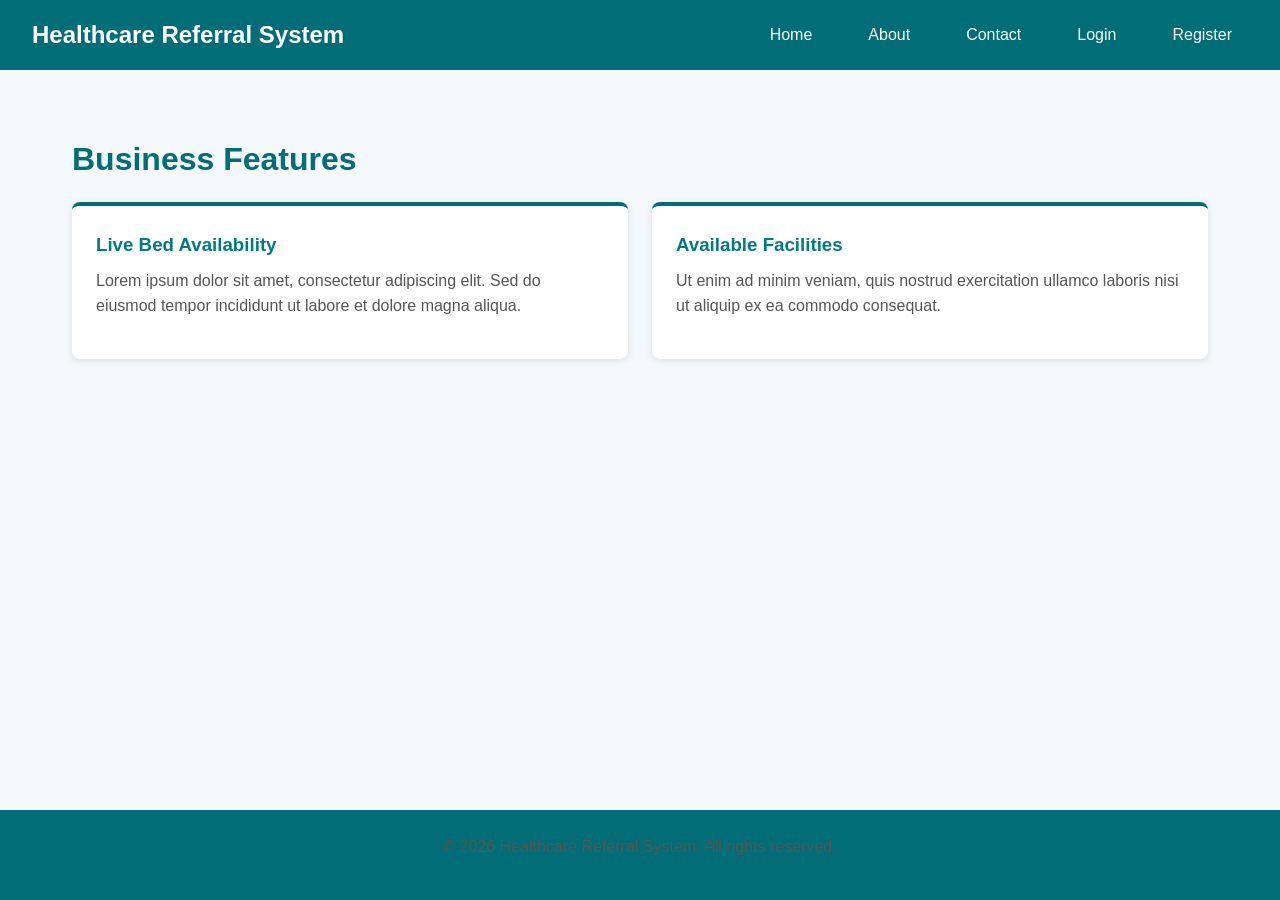
<file: index.html>
<!DOCTYPE html>
<html lang="en">
<head>
    <meta charset="UTF-8">
    <meta name="viewport" content="width=device-width, initial-scale=1.0">
    <title>Healthcare Referral System</title>
    <link rel="stylesheet" href="CSS/style.css">
</head>
<body>
    <header>
        <h1>Healthcare Referral System</h1>
        <nav>
            <ul>
                <li><a href="index.html">Home</a></li>
                <li><a href="about.html">About</a></li>
                <li><a href="contact.html">Contact</a></li>
                <li><a href="login.html">Login</a></li>
                <li><a href="register.html">Register</a></li>
            </ul>
        </nav>
    </header>

    <main>
        <section class="features">
            <h2>Business Features</h2>
            
            <div class="feature-cards">
                <article class="feature-card">
                    <h3>Live Bed Availability</h3>
                    <p>Lorem ipsum dolor sit amet, consectetur adipiscing elit. Sed do eiusmod tempor incididunt ut labore et dolore magna aliqua.</p>
                </article>
                
                <article class="feature-card">
                    <h3>Available Facilities</h3>
                    <p>Ut enim ad minim veniam, quis nostrud exercitation ullamco laboris nisi ut aliquip ex ea commodo consequat.</p>
                </article>
            </div>
        </section>
    </main>

    <footer>
        <p>&copy; 2026 Healthcare Referral System. All rights reserved.</p>
    </footer>
</body>
</html>
</file>
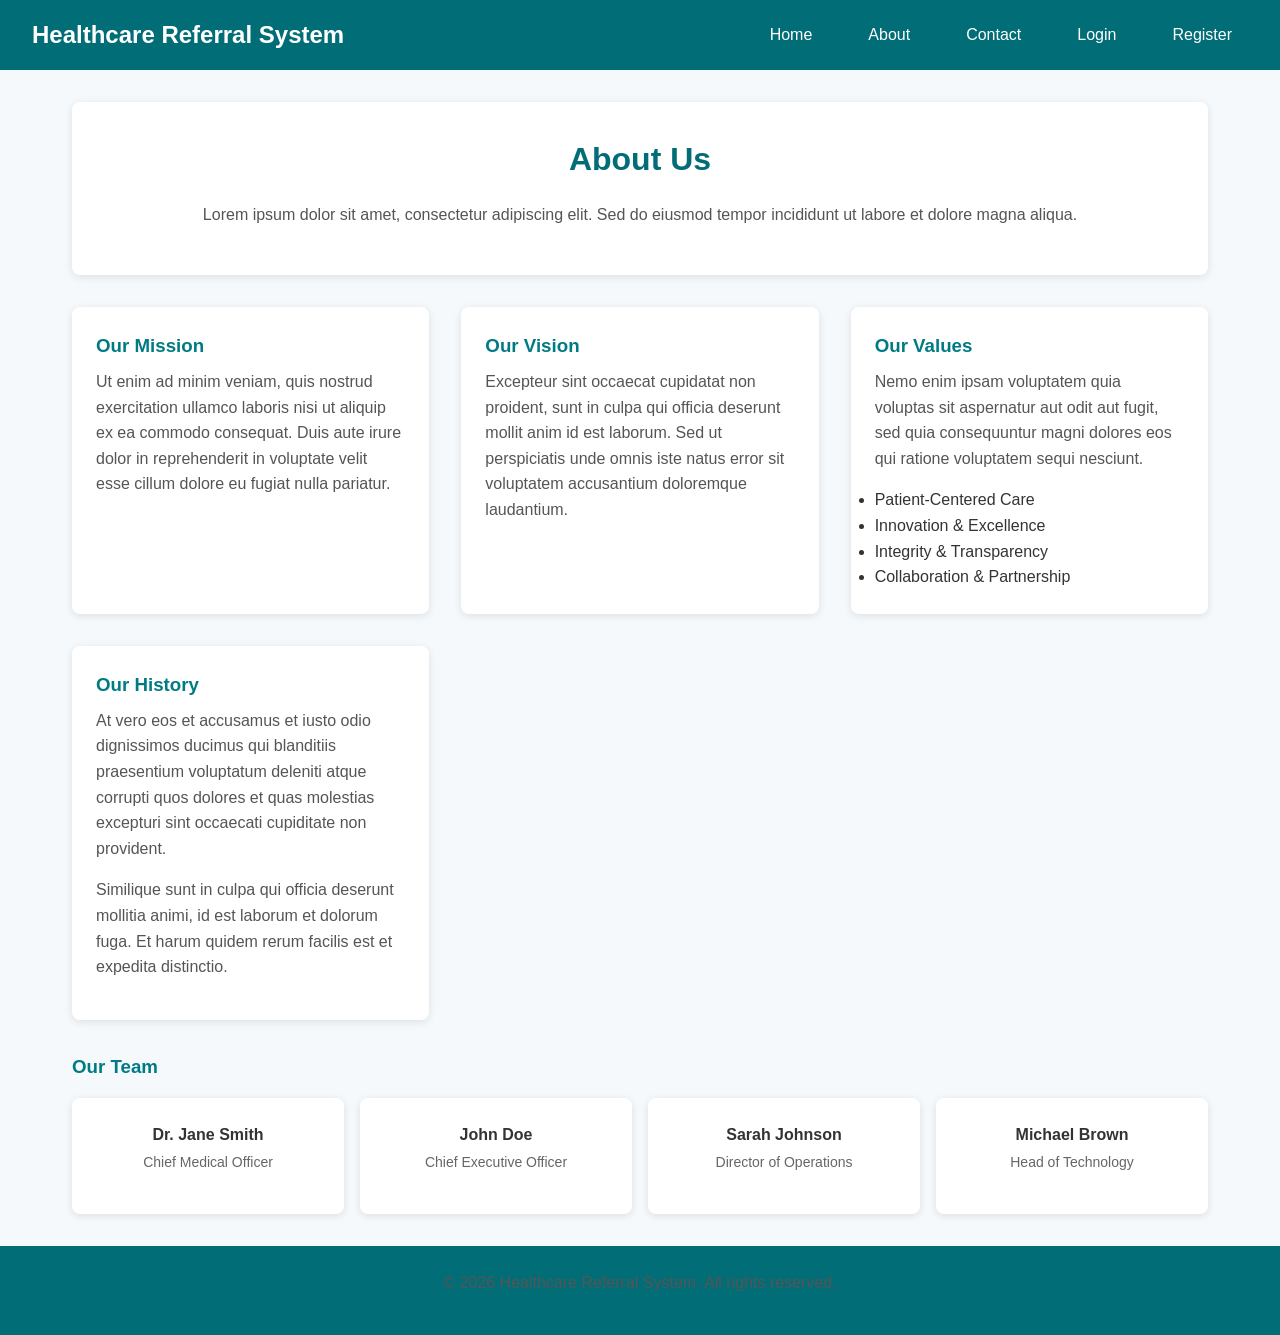
<file: About.html>
<!DOCTYPE html>
<html lang="en">
<head>
    <meta charset="UTF-8">
    <meta name="viewport" content="width=device-width, initial-scale=1.0">
    <title>About Us - Healthcare Referral System</title>
    <link rel="stylesheet" href="CSS/style.css">
</head>
<body>
    <header>
        <h1>Healthcare Referral System</h1>
        <nav>
            <ul>
                <li><a href="index.html">Home</a></li>
                <li><a href="about.html">About</a></li>
                <li><a href="contact.html">Contact</a></li>
                <li><a href="login.html">Login</a></li>
                <li><a href="register.html">Register</a></li>
            </ul>
        </nav>
    </header>

    <main>
        <section class="about-hero">
            <h2>About Us</h2>
            <p>Lorem ipsum dolor sit amet, consectetur adipiscing elit. Sed do eiusmod tempor incididunt ut labore et dolore magna aliqua.</p>
        </section>

        <section class="about-content">
            <article class="about-section">
                <h3>Our Mission</h3>
                <p>Ut enim ad minim veniam, quis nostrud exercitation ullamco laboris nisi ut aliquip ex ea commodo consequat. Duis aute irure dolor in reprehenderit in voluptate velit esse cillum dolore eu fugiat nulla pariatur.</p>
            </article>

            <article class="about-section">
                <h3>Our Vision</h3>
                <p>Excepteur sint occaecat cupidatat non proident, sunt in culpa qui officia deserunt mollit anim id est laborum. Sed ut perspiciatis unde omnis iste natus error sit voluptatem accusantium doloremque laudantium.</p>
            </article>

            <article class="about-section">
                <h3>Our Values</h3>
                <p>Nemo enim ipsam voluptatem quia voluptas sit aspernatur aut odit aut fugit, sed quia consequuntur magni dolores eos qui ratione voluptatem sequi nesciunt.</p>
                <ul>
                    <li>Patient-Centered Care</li>
                    <li>Innovation & Excellence</li>
                    <li>Integrity & Transparency</li>
                    <li>Collaboration & Partnership</li>
                </ul>
            </article>

            <article class="about-section">
                <h3>Our History</h3>
                <p>At vero eos et accusamus et iusto odio dignissimos ducimus qui blanditiis praesentium voluptatum deleniti atque corrupti quos dolores et quas molestias excepturi sint occaecati cupiditate non provident.</p>
                <p>Similique sunt in culpa qui officia deserunt mollitia animi, id est laborum et dolorum fuga. Et harum quidem rerum facilis est et expedita distinctio.</p>
            </article>
        </section>

        <section class="team">
            <h3>Our Team</h3>
            <div class="team-grid">
                <div class="team-member">
                    <h4>Dr. Jane Smith</h4>
                    <p>Chief Medical Officer</p>
                </div>
                <div class="team-member">
                    <h4>John Doe</h4>
                    <p>Chief Executive Officer</p>
                </div>
                <div class="team-member">
                    <h4>Sarah Johnson</h4>
                    <p>Director of Operations</p>
                </div>
                <div class="team-member">
                    <h4>Michael Brown</h4>
                    <p>Head of Technology</p>
                </div>
            </div>
        </section>
    </main>

    <footer>
        <p>&copy; 2026 Healthcare Referral System. All rights reserved.</p>
    </footer>
</body>
</html>
</file>
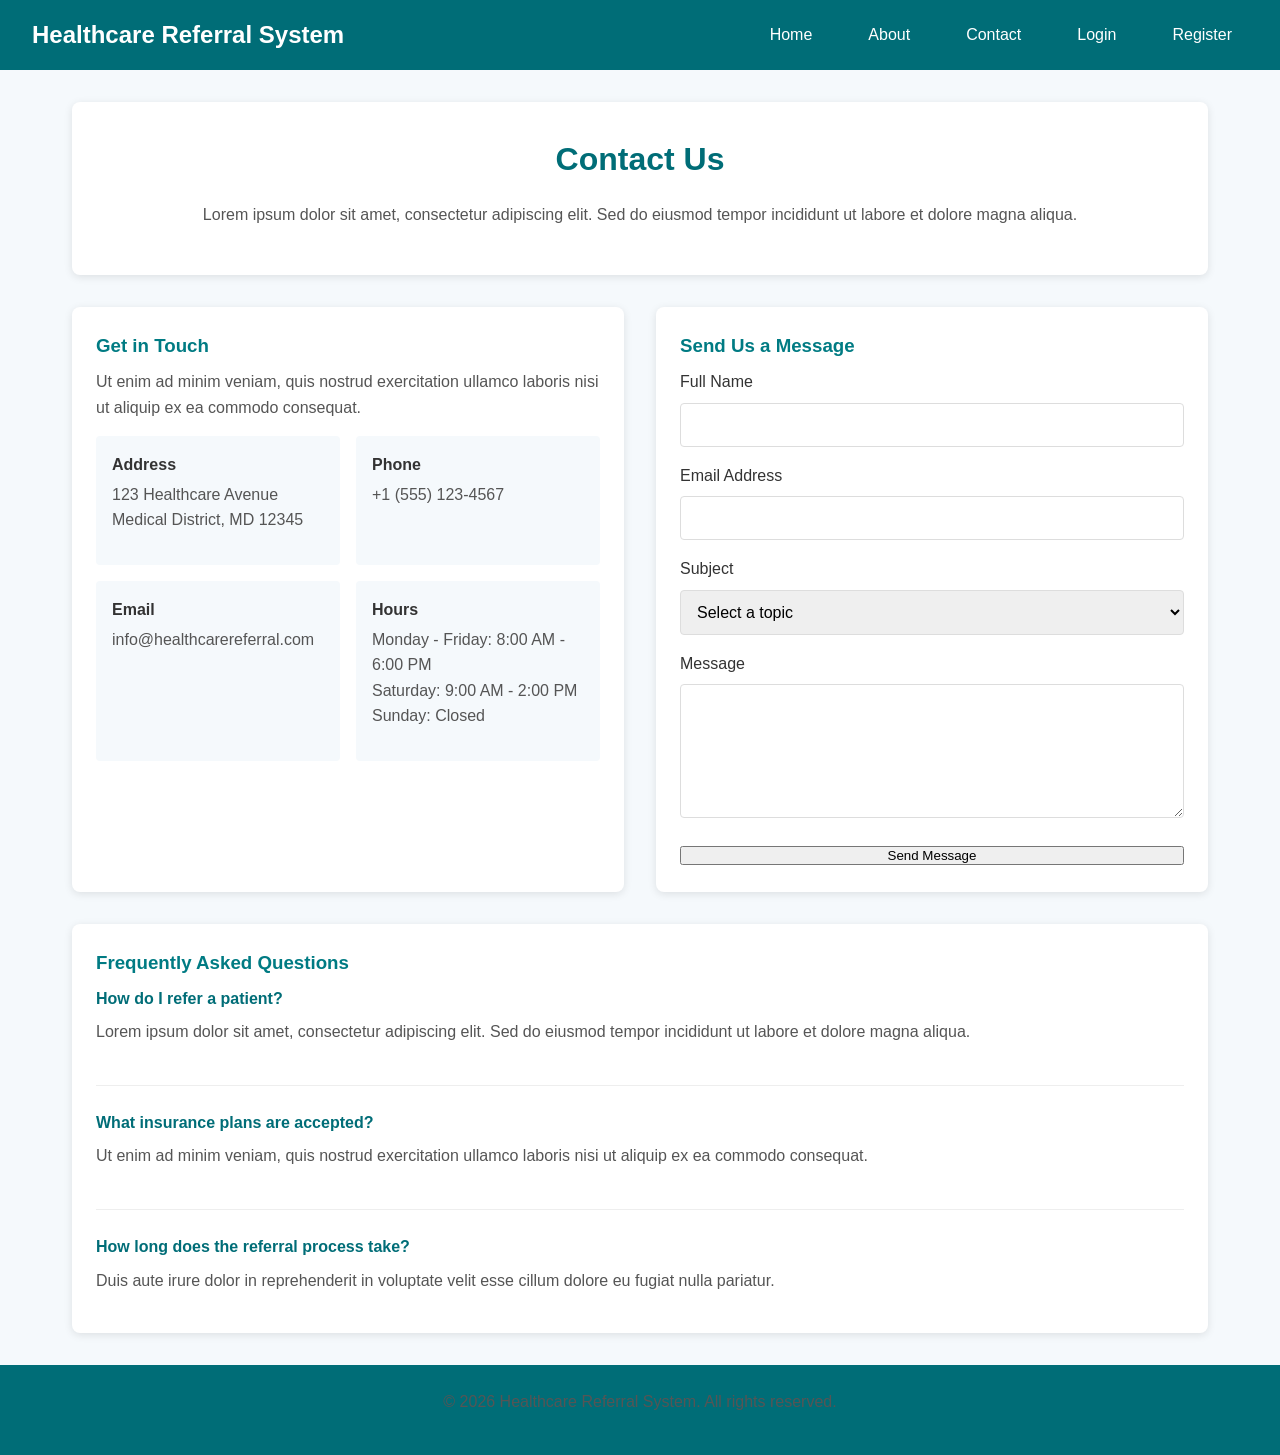
<file: Contact.html>
<!DOCTYPE html>
<html lang="en">
<head>
    <meta charset="UTF-8">
    <meta name="viewport" content="width=device-width, initial-scale=1.0">
    <title>Contact Us - Healthcare Referral System</title>
    <link rel="stylesheet" href="CSS/style.css">
</head>
<body>
    <header>
        <h1>Healthcare Referral System</h1>
        <nav>
            <ul>
                <li><a href="index.html">Home</a></li>
                <li><a href="about.html">About</a></li>
                <li><a href="contact.html">Contact</a></li>
                <li><a href="login.html">Login</a></li>
                <li><a href="register.html">Register</a></li>
            </ul>
        </nav>
    </header>

    <main>
        <section class="contact-hero">
            <h2>Contact Us</h2>
            <p>Lorem ipsum dolor sit amet, consectetur adipiscing elit. Sed do eiusmod tempor incididunt ut labore et dolore magna aliqua.</p>
        </section>

        <section class="contact-content">
            <article class="contact-info">
                <h3>Get in Touch</h3>
                <p>Ut enim ad minim veniam, quis nostrud exercitation ullamco laboris nisi ut aliquip ex ea commodo consequat.</p>
                
                <div class="contact-details">
                    <div class="contact-item">
                        <h4>Address</h4>
                        <p>123 Healthcare Avenue<br>Medical District, MD 12345</p>
                    </div>
                    <div class="contact-item">
                        <h4>Phone</h4>
                        <p>+1 (555) 123-4567</p>
                    </div>
                    <div class="contact-item">
                        <h4>Email</h4>
                        <p>info@healthcarereferral.com</p>
                    </div>
                    <div class="contact-item">
                        <h4>Hours</h4>
                        <p>Monday - Friday: 8:00 AM - 6:00 PM<br>Saturday: 9:00 AM - 2:00 PM<br>Sunday: Closed</p>
                    </div>
                </div>
            </article>

            <article class="contact-form-section">
                <h3>Send Us a Message</h3>
                <form class="contact-form" action="#" method="post">
                    <div class="form-group">
                        <label for="name">Full Name</label>
                        <input type="text" id="name" name="name" required>
                    </div>
                    <div class="form-group">
                        <label for="email">Email Address</label>
                        <input type="email" id="email" name="email" required>
                    </div>
                    <div class="form-group">
                        <label for="subject">Subject</label>
                        <select id="subject" name="subject" required>
                            <option value="">Select a topic</option>
                            <option value="general">General Inquiry</option>
                            <option value="technical">Technical Support</option>
                            <option value="partnership">Partnership</option>
                            <option value="other">Other</option>
                        </select>
                    </div>
                    <div class="form-group">
                        <label for="message">Message</label>
                        <textarea id="message" name="message" rows="6" required></textarea>
                    </div>
                    <button type="submit" class="btn-submit">Send Message</button>
                </form>
            </article>
        </section>

        <section class="faq">
            <h3>Frequently Asked Questions</h3>
            <div class="faq-item">
                <h4>How do I refer a patient?</h4>
                <p>Lorem ipsum dolor sit amet, consectetur adipiscing elit. Sed do eiusmod tempor incididunt ut labore et dolore magna aliqua.</p>
            </div>
            <div class="faq-item">
                <h4>What insurance plans are accepted?</h4>
                <p>Ut enim ad minim veniam, quis nostrud exercitation ullamco laboris nisi ut aliquip ex ea commodo consequat.</p>
            </div>
            <div class="faq-item">
                <h4>How long does the referral process take?</h4>
                <p>Duis aute irure dolor in reprehenderit in voluptate velit esse cillum dolore eu fugiat nulla pariatur.</p>
            </div>
        </section>
    </main>

    <footer>
        <p>&copy; 2026 Healthcare Referral System. All rights reserved.</p>
    </footer>
</body>
</html>
</file>
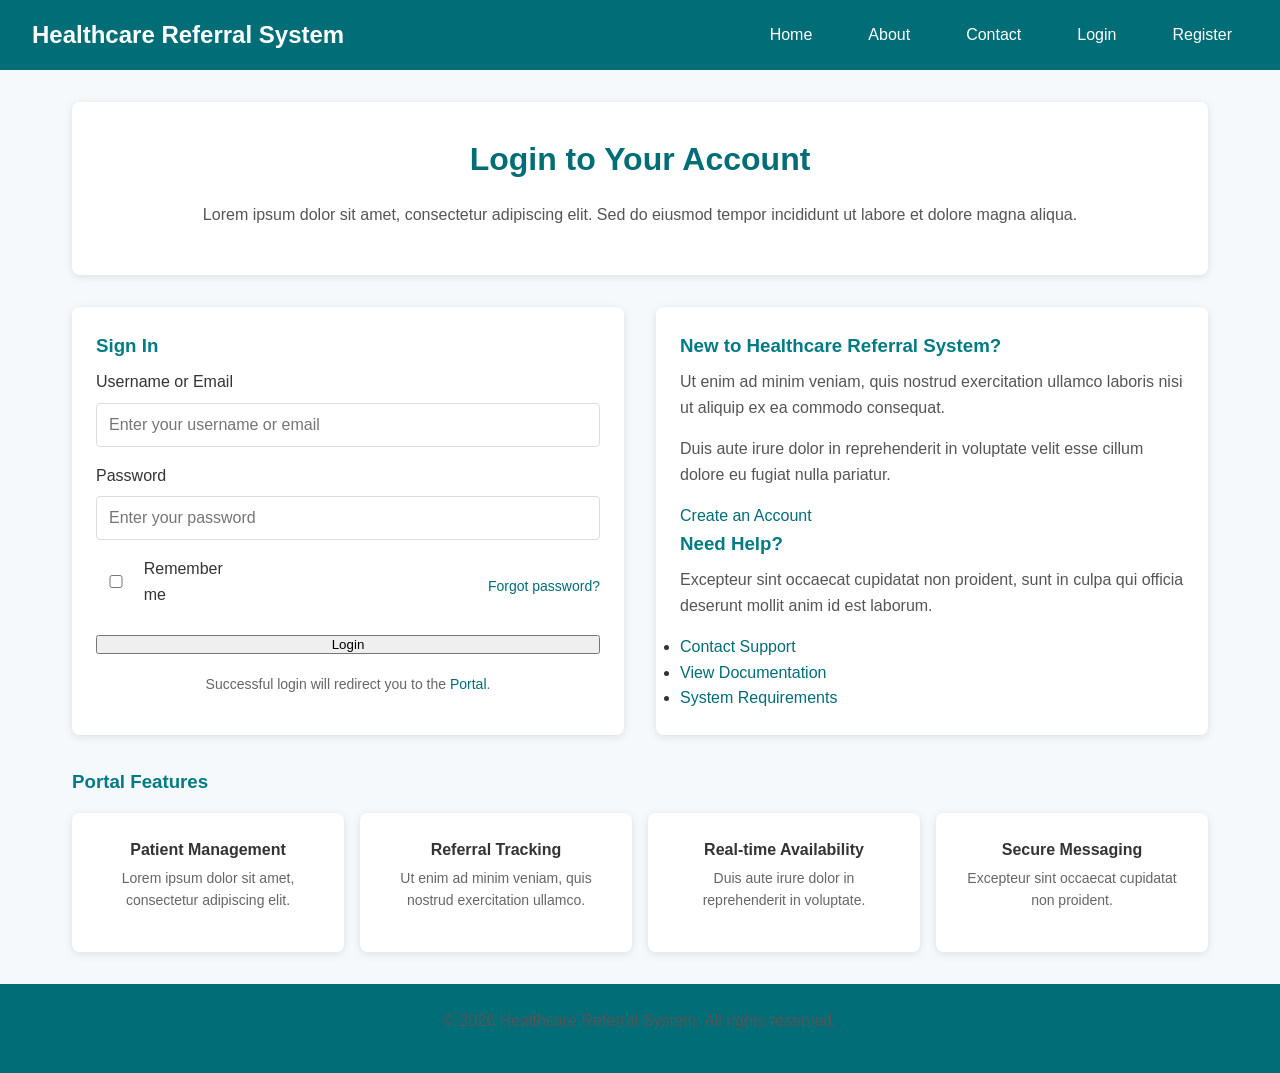
<file: Login.html>
<!DOCTYPE html>
<html lang="en">
<head>
    <meta charset="UTF-8">
    <meta name="viewport" content="width=device-width, initial-scale=1.0">
    <title>Login - Healthcare Referral System</title>
    <link rel="stylesheet" href="CSS/style.css">
</head>
<body>
    <header>
        <h1>Healthcare Referral System</h1>
        <nav>
            <ul>
                <li><a href="index.html">Home</a></li>
                <li><a href="about.html">About</a></li>
                <li><a href="contact.html">Contact</a></li>
                <li><a href="login.html">Login</a></li>
                <li><a href="register.html">Register</a></li>
            </ul>
        </nav>
    </header>

    <main>
        <section class="login-hero">
            <h2>Login to Your Account</h2>
            <p>Lorem ipsum dolor sit amet, consectetur adipiscing elit. Sed do eiusmod tempor incididunt ut labore et dolore magna aliqua.</p>
        </section>

        <section class="login-content">
            <article class="login-form-section">
                <h3>Sign In</h3>
                <form class="login-form" action="portal.html" method="post">
                    <div class="form-group">
                        <label for="username">Username or Email</label>
                        <input type="text" id="username" name="username" placeholder="Enter your username or email" required>
                    </div>
                    <div class="form-group">
                        <label for="password">Password</label>
                        <input type="password" id="password" name="password" placeholder="Enter your password" required>
                    </div>
                    <div class="form-options">
                        <label class="checkbox-label">
                            <input type="checkbox" name="remember" id="remember"> Remember me
                        </label>
                        <a href="#" class="forgot-link">Forgot password?</a>
                    </div>
                    <button type="submit" class="btn-login">Login</button>
                </form>
                <p class="login-note">Successful login will redirect you to the <a href="portal.html">Portal</a>.</p>
            </article>

            <article class="login-info">
                <h3>New to Healthcare Referral System?</h3>
                <p>Ut enim ad minim veniam, quis nostrud exercitation ullamco laboris nisi ut aliquip ex ea commodo consequat.</p>
                <p>Duis aute irure dolor in reprehenderit in voluptate velit esse cillum dolore eu fugiat nulla pariatur.</p>
                <a href="register.html" class="btn-register">Create an Account</a>

                <h3>Need Help?</h3>
                <p>Excepteur sint occaecat cupidatat non proident, sunt in culpa qui officia deserunt mollit anim id est laborum.</p>
                <ul>
                    <li><a href="contact.html">Contact Support</a></li>
                    <li><a href="#">View Documentation</a></li>
                    <li><a href="#">System Requirements</a></li>
                </ul>
            </article>
        </section>

        <section class="login-features">
            <h3>Portal Features</h3>
            <div class="feature-grid">
                <div class="feature-item">
                    <h4>Patient Management</h4>
                    <p>Lorem ipsum dolor sit amet, consectetur adipiscing elit.</p>
                </div>
                <div class="feature-item">
                    <h4>Referral Tracking</h4>
                    <p>Ut enim ad minim veniam, quis nostrud exercitation ullamco.</p>
                </div>
                <div class="feature-item">
                    <h4>Real-time Availability</h4>
                    <p>Duis aute irure dolor in reprehenderit in voluptate.</p>
                </div>
                <div class="feature-item">
                    <h4>Secure Messaging</h4>
                    <p>Excepteur sint occaecat cupidatat non proident.</p>
                </div>
            </div>
        </section>
    </main>

    <footer>
        <p>&copy; 2026 Healthcare Referral System. All rights reserved.</p>
    </footer>
</body>
</html>
</file>
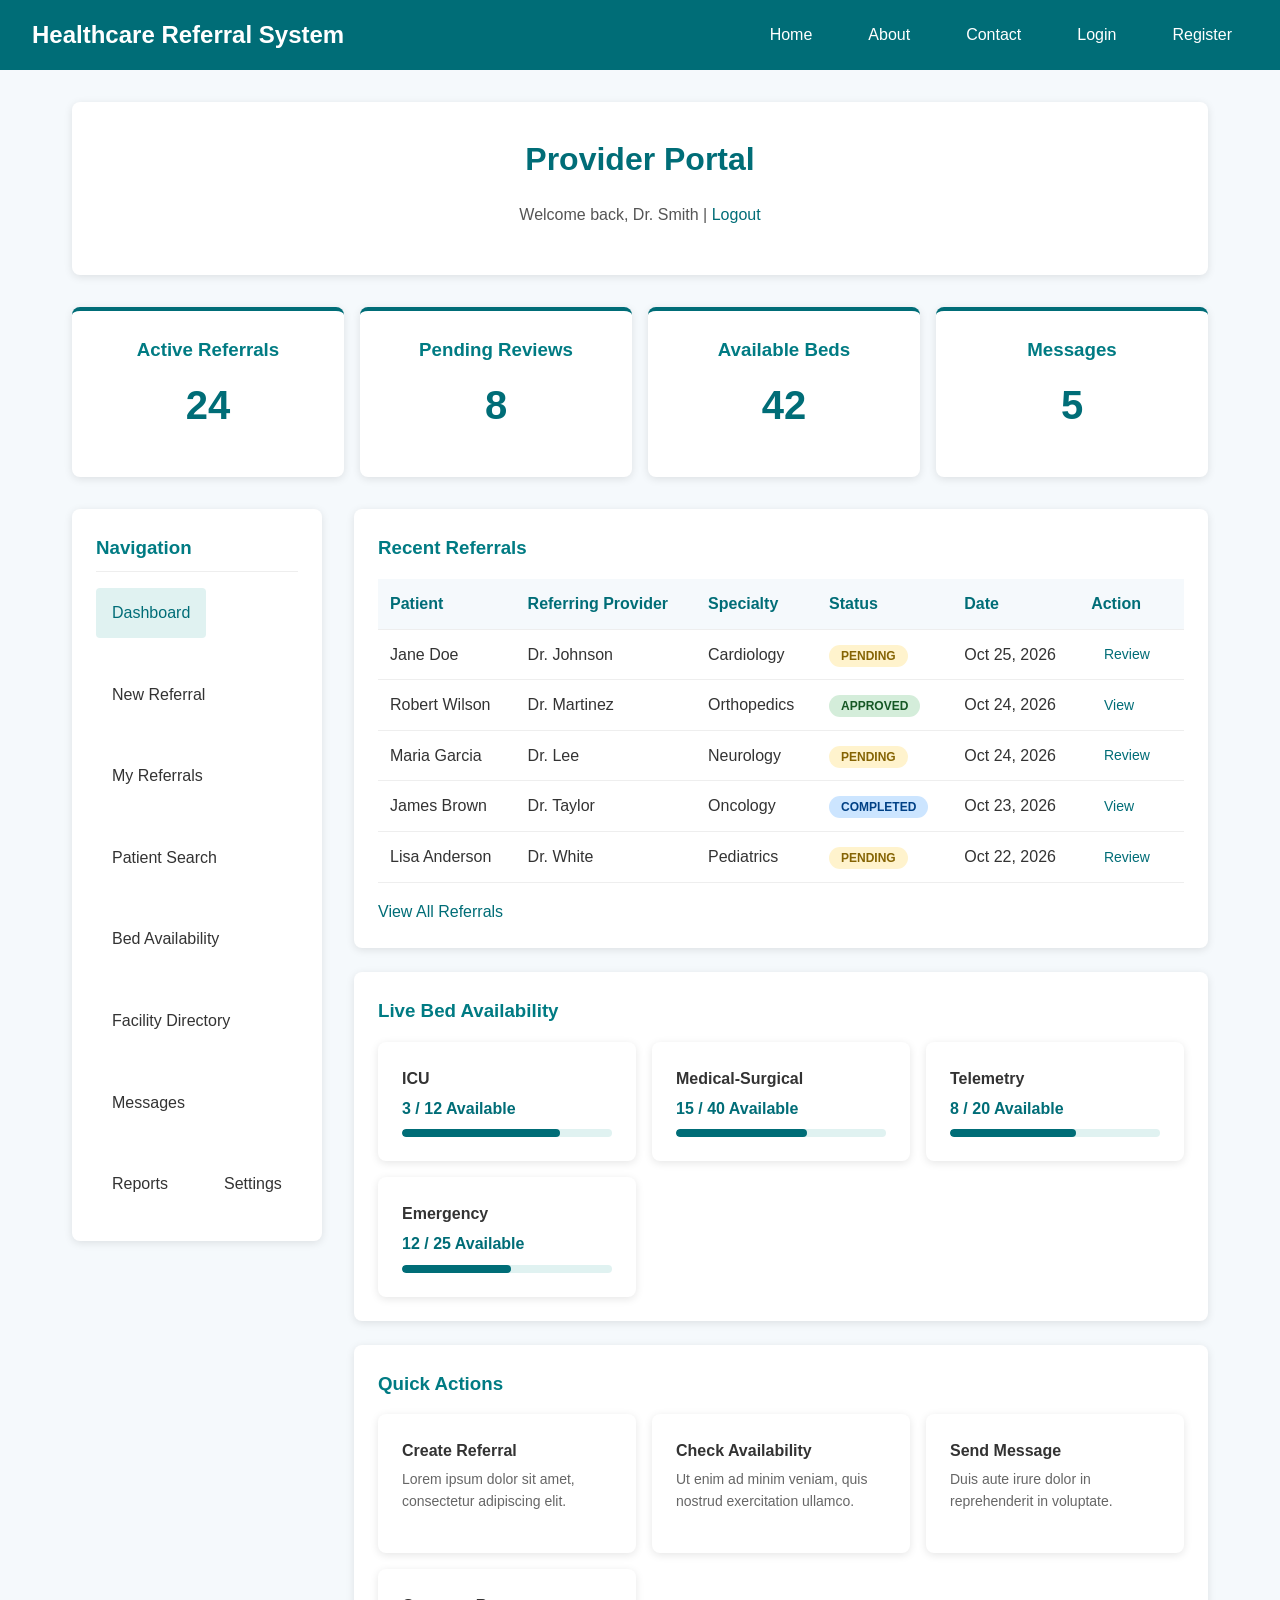
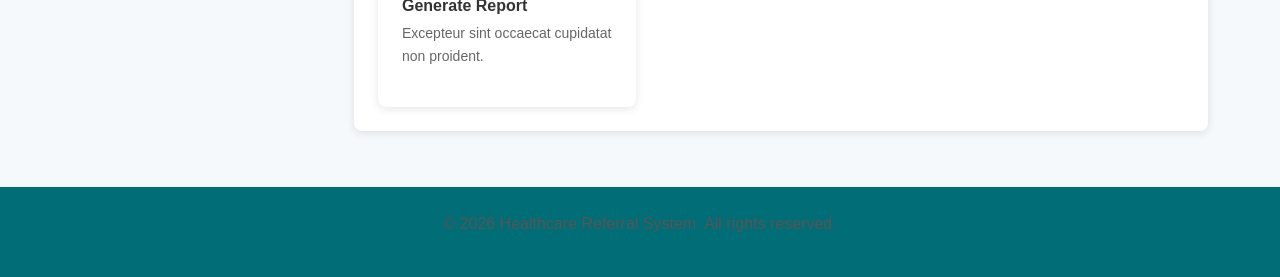
<file: Portal.html>
<!DOCTYPE html>
<html lang="en">
<head>
    <meta charset="UTF-8">
    <meta name="viewport" content="width=device-width, initial-scale=1.0">
    <title>Portal - Healthcare Referral System</title>
    <link rel="stylesheet" href="CSS/style.css">
</head>
<body>
    <header>
        <h1>Healthcare Referral System</h1>
        <nav>
            <ul>
                <li><a href="index.html">Home</a></li>
                <li><a href="about.html">About</a></li>
                <li><a href="contact.html">Contact</a></li>
                <li><a href="login.html">Login</a></li>
                <li><a href="register.html">Register</a></li>
            </ul>
        </nav>
    </header>

    <main>
        <section class="portal-header">
            <h2>Provider Portal</h2>
            <p>Welcome back, Dr. Smith | <a href="login.html">Logout</a></p>
        </section>

        <section class="portal-stats">
            <div class="stat-card">
                <h3>Active Referrals</h3>
                <p class="stat-number">24</p>
            </div>
            <div class="stat-card">
                <h3>Pending Reviews</h3>
                <p class="stat-number">8</p>
            </div>
            <div class="stat-card">
                <h3>Available Beds</h3>
                <p class="stat-number">42</p>
            </div>
            <div class="stat-card">
                <h3>Messages</h3>
                <p class="stat-number">5</p>
            </div>
        </section>

        <section class="portal-main">
            <aside class="portal-sidebar">
                <nav class="portal-nav">
                    <h3>Navigation</h3>
                    <ul>
                        <li><a href="#" class="active">Dashboard</a></li>
                        <li><a href="#">New Referral</a></li>
                        <li><a href="#">My Referrals</a></li>
                        <li><a href="#">Patient Search</a></li>
                        <li><a href="#">Bed Availability</a></li>
                        <li><a href="#">Facility Directory</a></li>
                        <li><a href="#">Messages</a></li>
                        <li><a href="#">Reports</a></li>
                        <li><a href="#">Settings</a></li>
                    </ul>
                </nav>
            </aside>

            <div class="portal-content">
                <section class="portal-section">
                    <h3>Recent Referrals</h3>
                    <table class="referral-table">
                        <thead>
                            <tr>
                                <th>Patient</th>
                                <th>Referring Provider</th>
                                <th>Specialty</th>
                                <th>Status</th>
                                <th>Date</th>
                                <th>Action</th>
                            </tr>
                        </thead>
                        <tbody>
                            <tr>
                                <td>Jane Doe</td>
                                <td>Dr. Johnson</td>
                                <td>Cardiology</td>
                                <td><span class="status pending">Pending</span></td>
                                <td>Oct 25, 2026</td>
                                <td><a href="#" class="btn-small">Review</a></td>
                            </tr>
                            <tr>
                                <td>Robert Wilson</td>
                                <td>Dr. Martinez</td>
                                <td>Orthopedics</td>
                                <td><span class="status approved">Approved</span></td>
                                <td>Oct 24, 2026</td>
                                <td><a href="#" class="btn-small">View</a></td>
                            </tr>
                            <tr>
                                <td>Maria Garcia</td>
                                <td>Dr. Lee</td>
                                <td>Neurology</td>
                                <td><span class="status pending">Pending</span></td>
                                <td>Oct 24, 2026</td>
                                <td><a href="#" class="btn-small">Review</a></td>
                            </tr>
                            <tr>
                                <td>James Brown</td>
                                <td>Dr. Taylor</td>
                                <td>Oncology</td>
                                <td><span class="status completed">Completed</span></td>
                                <td>Oct 23, 2026</td>
                                <td><a href="#" class="btn-small">View</a></td>
                            </tr>
                            <tr>
                                <td>Lisa Anderson</td>
                                <td>Dr. White</td>
                                <td>Pediatrics</td>
                                <td><span class="status pending">Pending</span></td>
                                <td>Oct 22, 2026</td>
                                <td><a href="#" class="btn-small">Review</a></td>
                            </tr>
                        </tbody>
                    </table>
                    <a href="#" class="btn-view-all">View All Referrals</a>
                </section>

                <section class="portal-section">
                    <h3>Live Bed Availability</h3>
                    <div class="bed-grid">
                        <div class="bed-card">
                            <h4>ICU</h4>
                            <p class="bed-count">3 / 12 Available</p>
                            <div class="bed-bar">
                                <div class="bed-fill" style="width: 75%"></div>
                            </div>
                        </div>
                        <div class="bed-card">
                            <h4>Medical-Surgical</h4>
                            <p class="bed-count">15 / 40 Available</p>
                            <div class="bed-bar">
                                <div class="bed-fill" style="width: 62.5%"></div>
                            </div>
                        </div>
                        <div class="bed-card">
                            <h4>Telemetry</h4>
                            <p class="bed-count">8 / 20 Available</p>
                            <div class="bed-bar">
                                <div class="bed-fill" style="width: 60%"></div>
                            </div>
                        </div>
                        <div class="bed-card">
                            <h4>Emergency</h4>
                            <p class="bed-count">12 / 25 Available</p>
                            <div class="bed-bar">
                                <div class="bed-fill" style="width: 52%"></div>
                            </div>
                        </div>
                    </div>
                </section>

                <section class="portal-section">
                    <h3>Quick Actions</h3>
                    <div class="quick-actions">
                        <a href="#" class="action-btn">
                            <h4>Create Referral</h4>
                            <p>Lorem ipsum dolor sit amet, consectetur adipiscing elit.</p>
                        </a>
                        <a href="#" class="action-btn">
                            <h4>Check Availability</h4>
                            <p>Ut enim ad minim veniam, quis nostrud exercitation ullamco.</p>
                        </a>
                        <a href="#" class="action-btn">
                            <h4>Send Message</h4>
                            <p>Duis aute irure dolor in reprehenderit in voluptate.</p>
                        </a>
                        <a href="#" class="action-btn">
                            <h4>Generate Report</h4>
                            <p>Excepteur sint occaecat cupidatat non proident.</p>
                        </a>
                    </div>
                </section>
            </div>
        </section>
    </main>

    <footer>
        <p>&copy; 2026 Healthcare Referral System. All rights reserved.</p>
    </footer>
</body>
</html>
</file>
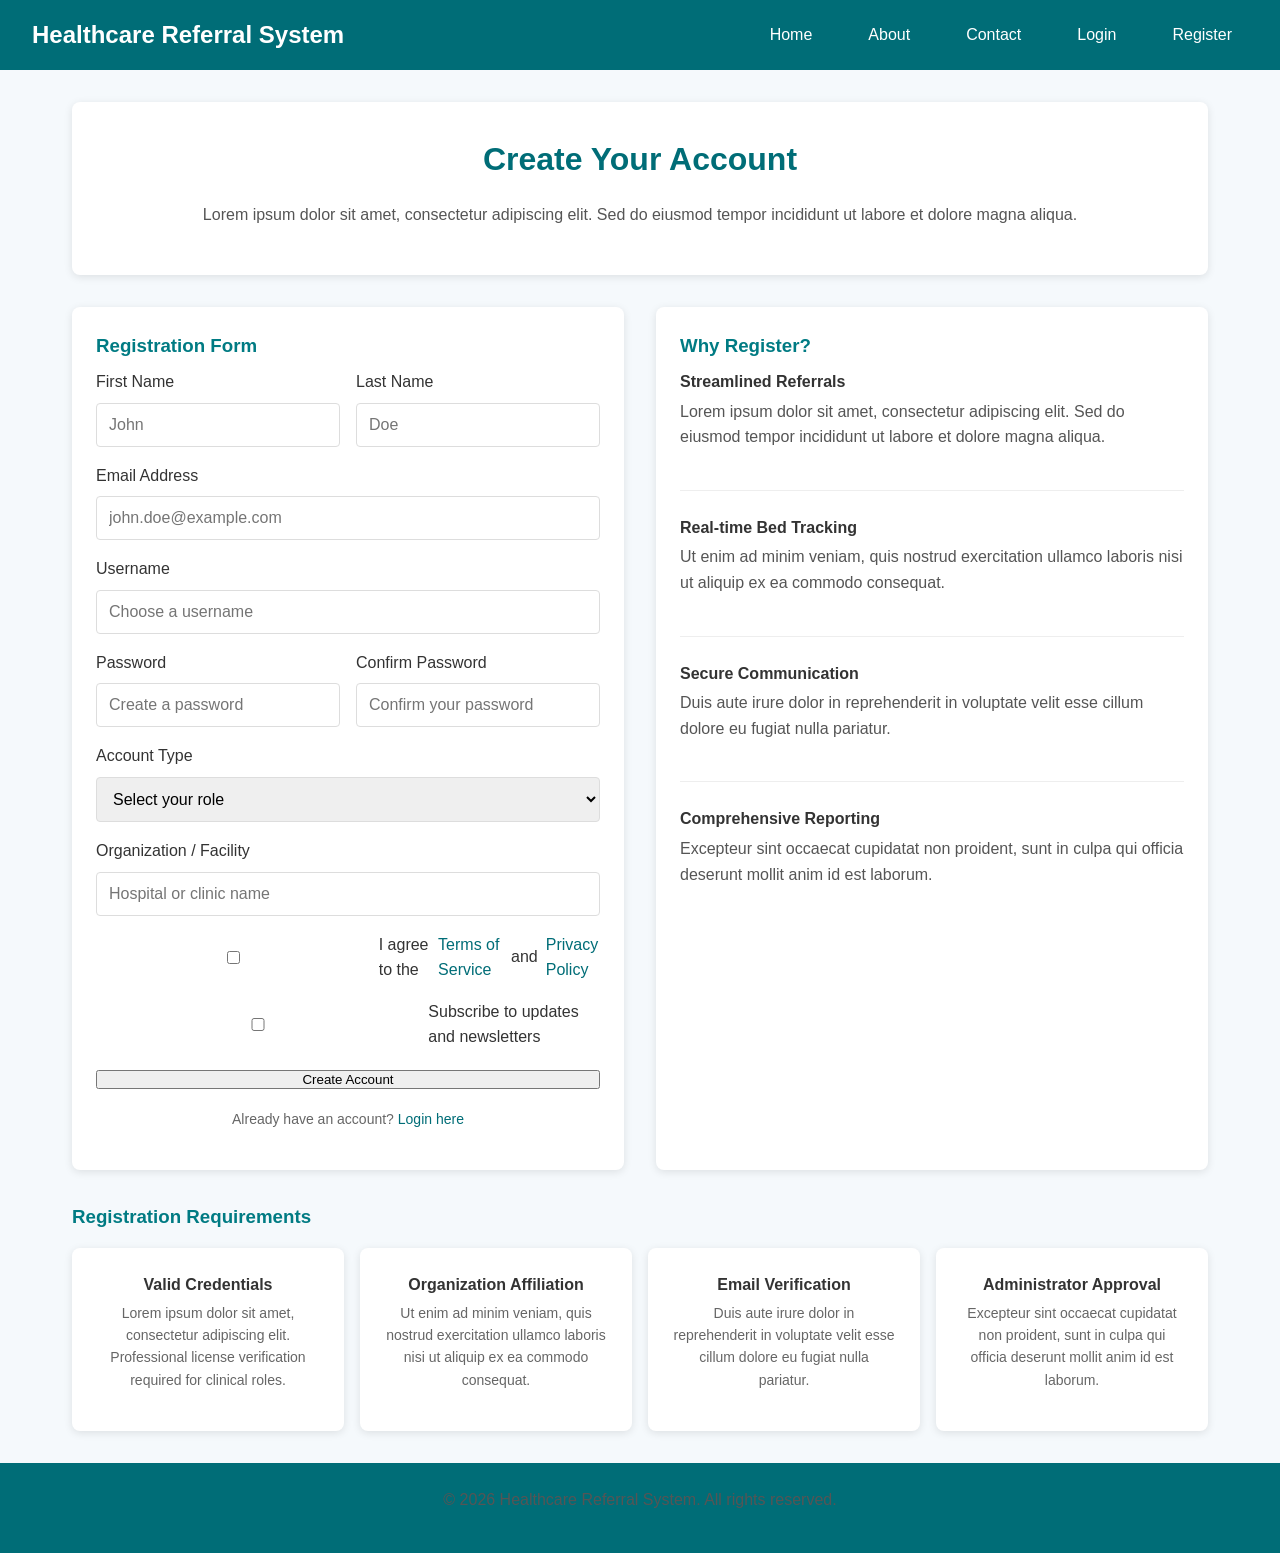
<file: Register.html>
<!DOCTYPE html>
<html lang="en">
<head>
    <meta charset="UTF-8">
    <meta name="viewport" content="width=device-width, initial-scale=1.0">
    <title>Register - Healthcare Referral System</title>
    <link rel="stylesheet" href="CSS/style.css">
</head>
<body>
    <header>
        <h1>Healthcare Referral System</h1>
        <nav>
            <ul>
                <li><a href="index.html">Home</a></li>
                <li><a href="about.html">About</a></li>
                <li><a href="contact.html">Contact</a></li>
                <li><a href="login.html">Login</a></li>
                <li><a href="register.html">Register</a></li>
            </ul>
        </nav>
    </header>

    <main>
        <section class="register-hero">
            <h2>Create Your Account</h2>
            <p>Lorem ipsum dolor sit amet, consectetur adipiscing elit. Sed do eiusmod tempor incididunt ut labore et dolore magna aliqua.</p>
        </section>

        <section class="register-content">
            <article class="register-form-section">
                <h3>Registration Form</h3>
                <form class="register-form" action="login.html" method="post">
                    <div class="form-row">
                        <div class="form-group">
                            <label for="firstName">First Name</label>
                            <input type="text" id="firstName" name="firstName" placeholder="John" required>
                        </div>
                        <div class="form-group">
                            <label for="lastName">Last Name</label>
                            <input type="text" id="lastName" name="lastName" placeholder="Doe" required>
                        </div>
                    </div>
                    <div class="form-group">
                        <label for="email">Email Address</label>
                        <input type="email" id="email" name="email" placeholder="john.doe@example.com" required>
                    </div>
                    <div class="form-group">
                        <label for="username">Username</label>
                        <input type="text" id="username" name="username" placeholder="Choose a username" required>
                    </div>
                    <div class="form-row">
                        <div class="form-group">
                            <label for="password">Password</label>
                            <input type="password" id="password" name="password" placeholder="Create a password" required>
                        </div>
                        <div class="form-group">
                            <label for="confirmPassword">Confirm Password</label>
                            <input type="password" id="confirmPassword" name="confirmPassword" placeholder="Confirm your password" required>
                        </div>
                    </div>
                    <div class="form-group">
                        <label for="role">Account Type</label>
                        <select id="role" name="role" required>
                            <option value="">Select your role</option>
                            <option value="physician">Physician / Provider</option>
                            <option value="nurse">Nurse / Clinician</option>
                            <option value="admin">Administrator</option>
                            <option value="staff">Support Staff</option>
                        </select>
                    </div>
                    <div class="form-group">
                        <label for="organization">Organization / Facility</label>
                        <input type="text" id="organization" name="organization" placeholder="Hospital or clinic name">
                    </div>
                    <div class="form-group checkbox-group">
                        <label class="checkbox-label">
                            <input type="checkbox" name="terms" id="terms" required>
                            I agree to the <a href="#">Terms of Service</a> and <a href="#">Privacy Policy</a>
                        </label>
                    </div>
                    <div class="form-group checkbox-group">
                        <label class="checkbox-label">
                            <input type="checkbox" name="newsletter" id="newsletter">
                            Subscribe to updates and newsletters
                        </label>
                    </div>
                    <button type="submit" class="btn-register">Create Account</button>
                </form>
                <p class="register-note">Already have an account? <a href="login.html">Login here</a></p>
            </article>

            <article class="register-benefits">
                <h3>Why Register?</h3>
                <ul class="benefits-list">
                    <li>
                        <h4>Streamlined Referrals</h4>
                        <p>Lorem ipsum dolor sit amet, consectetur adipiscing elit. Sed do eiusmod tempor incididunt ut labore et dolore magna aliqua.</p>
                    </li>
                    <li>
                        <h4>Real-time Bed Tracking</h4>
                        <p>Ut enim ad minim veniam, quis nostrud exercitation ullamco laboris nisi ut aliquip ex ea commodo consequat.</p>
                    </li>
                    <li>
                        <h4>Secure Communication</h4>
                        <p>Duis aute irure dolor in reprehenderit in voluptate velit esse cillum dolore eu fugiat nulla pariatur.</p>
                    </li>
                    <li>
                        <h4>Comprehensive Reporting</h4>
                        <p>Excepteur sint occaecat cupidatat non proident, sunt in culpa qui officia deserunt mollit anim id est laborum.</p>
                    </li>
                </ul>
            </article>
        </section>

        <section class="register-requirements">
            <h3>Registration Requirements</h3>
            <div class="requirements-grid">
                <div class="requirement-item">
                    <h4>Valid Credentials</h4>
                    <p>Lorem ipsum dolor sit amet, consectetur adipiscing elit. Professional license verification required for clinical roles.</p>
                </div>
                <div class="requirement-item">
                    <h4>Organization Affiliation</h4>
                    <p>Ut enim ad minim veniam, quis nostrud exercitation ullamco laboris nisi ut aliquip ex ea commodo consequat.</p>
                </div>
                <div class="requirement-item">
                    <h4>Email Verification</h4>
                    <p>Duis aute irure dolor in reprehenderit in voluptate velit esse cillum dolore eu fugiat nulla pariatur.</p>
                </div>
                <div class="requirement-item">
                    <h4>Administrator Approval</h4>
                    <p>Excepteur sint occaecat cupidatat non proident, sunt in culpa qui officia deserunt mollit anim id est laborum.</p>
                </div>
            </div>
        </section>
    </main>

    <footer>
        <p>&copy; 2026 Healthcare Referral System. All rights reserved.</p>
    </footer>
</body>
</html>
</file>
<file: CSS/style.css>
/* Font Styling stuff */
.source-serif-4-<uniquifier> {
  font-family: "Source Serif 4", serif;
  font-optical-sizing: auto;
  font-weight: <weight>;
  font-style: normal;
}
.quantico-regular {
  font-family: "Quantico", sans-serif;
  font-weight: 400;
  font-style: normal;
}

.quantico-bold {
  font-family: "Quantico", sans-serif;
  font-weight: 700;
  font-style: normal;
}

.quantico-regular-italic {
  font-family: "Quantico", sans-serif;
  font-weight: 400;
  font-style: italic;
}

.quantico-bold-italic {
  font-family: "Quantico", sans-serif;
  font-weight: 700;
  font-style: italic;
}
.iosevka-charon-mono-light {
  font-family: "Iosevka Charon Mono", monospace;
  font-weight: 300;
  font-style: normal;
}

.iosevka-charon-mono-regular {
  font-family: "Iosevka Charon Mono", monospace;
  font-weight: 400;
  font-style: normal;
}

.iosevka-charon-mono-medium {
  font-family: "Iosevka Charon Mono", monospace;
  font-weight: 500;
  font-style: normal;
}

.iosevka-charon-mono-bold {
  font-family: "Iosevka Charon Mono", monospace;
  font-weight: 700;
  font-style: normal;
}

.iosevka-charon-mono-light-italic {
  font-family: "Iosevka Charon Mono", monospace;
  font-weight: 300;
  font-style: italic;
}

.iosevka-charon-mono-regular-italic {
  font-family: "Iosevka Charon Mono", monospace;
  font-weight: 400;
  font-style: italic;
}

.iosevka-charon-mono-medium-italic {
  font-family: "Iosevka Charon Mono", monospace;
  font-weight: 500;
  font-style: italic;
}

.iosevka-charon-mono-bold-italic {
  font-family: "Iosevka Charon Mono", monospace;
  font-weight: 700;
  font-style: italic;
}
* {
    margin: 0;
    padding: 0;
    box-sizing: border-box;
}

body {
    font-family: 'Segoe UI', Tahoma, Geneva, Verdana, sans-serif;
    line-height: 1.6;
    color: #333;
    background-color: #f5f9fc;
    display: grid;
    grid-template-rows: auto 1fr auto;
    min-height: 100vh;
}

header {
    background-color: #006d77;
    color: white;
    padding: 1rem 2rem;
    display: flex;
    justify-content: space-between;
    align-items: center;
    flex-wrap: wrap;
    gap: 1rem;
}

header h1 {
    font-size: 1.5rem;
    font-weight: 600;
}

nav ul {
    list-style: none;
    display: flex;
    gap: 1.5rem;
    flex-wrap: wrap;
}

nav a {
    color: white;
    text-decoration: none;
    font-weight: 500;
    padding: 0.5rem 1rem;
    border-radius: 4px;
    transition: background-color 0.3s;
}

nav a:hover,
nav a:focus {
    background-color: #004d52;
}

main {
    padding: 2rem;
    max-width: 1200px;
    margin: 0 auto;
    width: 100%;
}

footer {
    background-color: #006d77;
    color: white;
    text-align: center;
    padding: 1.5rem;
    margin-top: auto;
}

h2 {
    color: #006d77;
    margin-bottom: 1rem;
    font-size: 2rem;
}

h3 {
    color: #007b83;
    margin-bottom: 0.5rem;
}

h4 {
    color: #333;
    margin-bottom: 0.25rem;
}

p {
    margin-bottom: 1rem;
    color: #555;
}

a {
    color: #006d77;
    text-decoration: none;
}

a:hover {
    text-decoration: underline;
}

.btn {
    display: inline-block;
    padding: 0.75rem 1.5rem;
    background-color: #006d77;
    color: white;
    border: none;
    border-radius: 4px;
    cursor: pointer;
    font-size: 1rem;
    font-weight: 500;
    transition: background-color 0.3s;
}

.btn:hover {
    background-color: #004d52;
    color: white;
    text-decoration: none;
}

.portal-link {
    background-color: #83c5be;
    color: #006d77 !important;
}

.portal-link:hover {
    background-color: #6abfb8;
    color: #004d52 !important;
}

.features {
    margin-top: 2rem;
}

.feature-cards {
    display: flex;
    gap: 1.5rem;
    flex-wrap: wrap;
}

.feature-card {
    flex: 1;
    min-width: 300px;
    background: white;
    padding: 1.5rem;
    border-radius: 8px;
    box-shadow: 0 2px 8px rgba(0, 0, 0, 0.1);
    border-top: 4px solid #006d77;
}

.about-hero,
.contact-hero,
.login-hero,
.register-hero,
.portal-header {
    text-align: center;
    padding: 2rem 0;
    margin-bottom: 2rem;
    background: white;
    border-radius: 8px;
    box-shadow: 0 2px 8px rgba(0, 0, 0, 0.1);
}

.about-content,
.contact-content,
.login-content,
.register-content {
    display: grid;
    grid-template-columns: repeat(auto-fit, minmax(300px, 1fr));
    gap: 2rem;
    margin-bottom: 2rem;
}

.about-section,
.contact-info,
.contact-form-section,
.login-form-section,
.login-info,
.register-form-section,
.register-benefits {
    background: white;
    padding: 1.5rem;
    border-radius: 8px;
    box-shadow: 0 2px 8px rgba(0, 0, 0, 0.1);
}

.contact-details {
    display: grid;
    grid-template-columns: repeat(auto-fit, minmax(200px, 1fr));
    gap: 1rem;
    margin-top: 1rem;
}

.contact-item {
    padding: 1rem;
    background-color: #f5f9fc;
    border-radius: 4px;
}

.form-group {
    margin-bottom: 1rem;
}

.form-row {
    display: grid;
    grid-template-columns: 1fr 1fr;
    gap: 1rem;
}

label {
    display: block;
    margin-bottom: 0.5rem;
    font-weight: 500;
    color: #333;
}

input,
select,
textarea {
    width: 100%;
    padding: 0.75rem;
    border: 1px solid #ddd;
    border-radius: 4px;
    font-size: 1rem;
    font-family: inherit;
}

input:focus,
select:focus,
textarea:focus {
    outline: none;
    border-color: #006d77;
    box-shadow: 0 0 0 3px rgba(0, 109, 119, 0.2);
}

.checkbox-label {
    display: flex;
    align-items: center;
    gap: 0.5rem;
    font-weight: normal;
    cursor: pointer;
}

.form-options {
    display: flex;
    justify-content: space-between;
    align-items: center;
    margin-bottom: 1rem;
}

.forgot-link {
    font-size: 0.875rem;
}

.login-note,
.register-note {
    text-align: center;
    margin-top: 1rem;
    font-size: 0.875rem;
    color: #666;
}

.btn-login,
.btn-register,
.btn-submit {
    width: 100%;
}

.team-grid,
.feature-grid,
.requirements-grid,
.quick-actions {
    display: grid;
    grid-template-columns: repeat(auto-fit, minmax(200px, 1fr));
    gap: 1rem;
    margin-top: 1rem;
}

.team-member,
.feature-item,
.requirement-item,
.action-btn,
.bed-card {
    background: white;
    padding: 1.5rem;
    border-radius: 8px;
    box-shadow: 0 2px 8px rgba(0, 0, 0, 0.1);
    text-align: center;
}

.team-member h4,
.feature-item h4,
.requirement-item h4,
.action-btn h4 {
    margin-bottom: 0.25rem;
}

.team-member p,
.feature-item p,
.requirement-item p,
.action-btn p {
    font-size: 0.875rem;
    color: #666;
}

.faq {
    background: white;
    padding: 1.5rem;
    border-radius: 8px;
    box-shadow: 0 2px 8px rgba(0, 0, 0, 0.1);
}

.faq-item {
    margin-bottom: 1.5rem;
    padding-bottom: 1.5rem;
    border-bottom: 1px solid #eee;
}

.faq-item:last-child {
    border-bottom: none;
    margin-bottom: 0;
    padding-bottom: 0;
}

.faq-item h4 {
    color: #006d77;
    margin-bottom: 0.5rem;
}

.portal-stats {
    display: grid;
    grid-template-columns: repeat(auto-fit, minmax(200px, 1fr));
    gap: 1rem;
    margin-bottom: 2rem;
}

.stat-card {
    background: white;
    padding: 1.5rem;
    border-radius: 8px;
    box-shadow: 0 2px 8px rgba(0, 0, 0, 0.1);
    text-align: center;
    border-top: 4px solid #006d77;
}

.stat-number {
    font-size: 2.5rem;
    font-weight: 700;
    color: #006d77;
}

.portal-main {
    display: grid;
    grid-template-columns: 250px 1fr;
    gap: 2rem;
}

.portal-sidebar {
    background: white;
    padding: 1.5rem;
    border-radius: 8px;
    box-shadow: 0 2px 8px rgba(0, 0, 0, 0.1);
    height: fit-content;
}

.portal-nav h3 {
    margin-bottom: 1rem;
    padding-bottom: 0.5rem;
    border-bottom: 1px solid #eee;
}

.portal-nav ul {
    list-style: none;
}

.portal-nav li {
    margin-bottom: 0.5rem;
}

.portal-nav a {
    display: block;
    padding: 0.75rem 1rem;
    border-radius: 4px;
    color: #333;
    transition: background-color 0.3s;
}

.portal-nav a:hover,
.portal-nav a.active {
    background-color: #e0f2f1;
    color: #006d77;
    text-decoration: none;
}

.portal-section {
    background: white;
    padding: 1.5rem;
    border-radius: 8px;
    box-shadow: 0 2px 8px rgba(0, 0, 0, 0.1);
    margin-bottom: 1.5rem;
}

.referral-table {
    width: 100%;
    border-collapse: collapse;
    margin-top: 1rem;
}

.referral-table th,
.referral-table td {
    padding: 0.75rem;
    text-align: left;
    border-bottom: 1px solid #eee;
}

.referral-table th {
    background-color: #f5f9fc;
    font-weight: 600;
    color: #006d77;
}

.status {
    padding: 0.25rem 0.75rem;
    border-radius: 20px;
    font-size: 0.75rem;
    font-weight: 600;
    text-transform: uppercase;
}

.status.pending {
    background-color: #fff3cd;
    color: #856404;
}

.status.approved {
    background-color: #d4edda;
    color: #155724;
}

.status.completed {
    background-color: #cce5ff;
    color: #004085;
}

.btn-small {
    padding: 0.4rem 0.8rem;
    font-size: 0.875rem;
}

.btn-view-all {
    display: inline-block;
    margin-top: 1rem;
}

.bed-grid {
    display: grid;
    grid-template-columns: repeat(auto-fit, minmax(200px, 1fr));
    gap: 1rem;
    margin-top: 1rem;
}

.bed-card {
    text-align: left;
}

.bed-count {
    font-weight: 600;
    color: #006d77;
    margin-bottom: 0.5rem;
}

.bed-bar {
    height: 8px;
    background-color: #e0f2f1;
    border-radius: 4px;
    overflow: hidden;
}

.bed-fill {
    height: 100%;
    background-color: #006d77;
    border-radius: 4px;
}

.action-btn {
    text-decoration: none;
    text-align: left;
    transition: transform 0.3s, box-shadow 0.3s;
}

.action-btn:hover {
    transform: translateY(-2px);
    box-shadow: 0 4px 12px rgba(0, 0, 0, 0.15);
    text-decoration: none;
}

.benefits-list {
    list-style: none;
}

.benefits-list li {
    margin-bottom: 1.5rem;
    padding-bottom: 1.5rem;
    border-bottom: 1px solid #eee;
}

.benefits-list li:last-child {
    border-bottom: none;
    margin-bottom: 0;
    padding-bottom: 0;
}

@media (max-width: 700px) {
    body {
        grid-template-rows: auto auto 1fr auto;
    }

    header {
        flex-direction: column;
        text-align: center;
        padding: 1rem;
    }

    nav ul {
        justify-content: center;
        gap: 0.5rem;
    }

    nav a {
        padding: 0.5rem;
        font-size: 0.875rem;
    }

    main {
        padding: 1rem;
    }

    .feature-cards {
        flex-direction: column;
    }

    .feature-card {
        min-width: 100%;
    }

    .about-content,
    .contact-content,
    .login-content,
    .register-content,
    .portal-main {
        grid-template-columns: 1fr;
    }

    .form-row {
        grid-template-columns: 1fr;
    }

    .form-options {
        flex-direction: column;
        gap: 0.5rem;
        align-items: flex-start;
    }

    .contact-details {
        grid-template-columns: 1fr;
    }

    .portal-stats {
        grid-template-columns: repeat(2, 1fr);
    }

    .bed-grid {
        grid-template-columns: 1fr;
    }

    .referral-table {
        font-size: 0.875rem;
    }

    .referral-table th,
    .referral-table td {
        padding: 0.5rem;
    }
}
</file>
